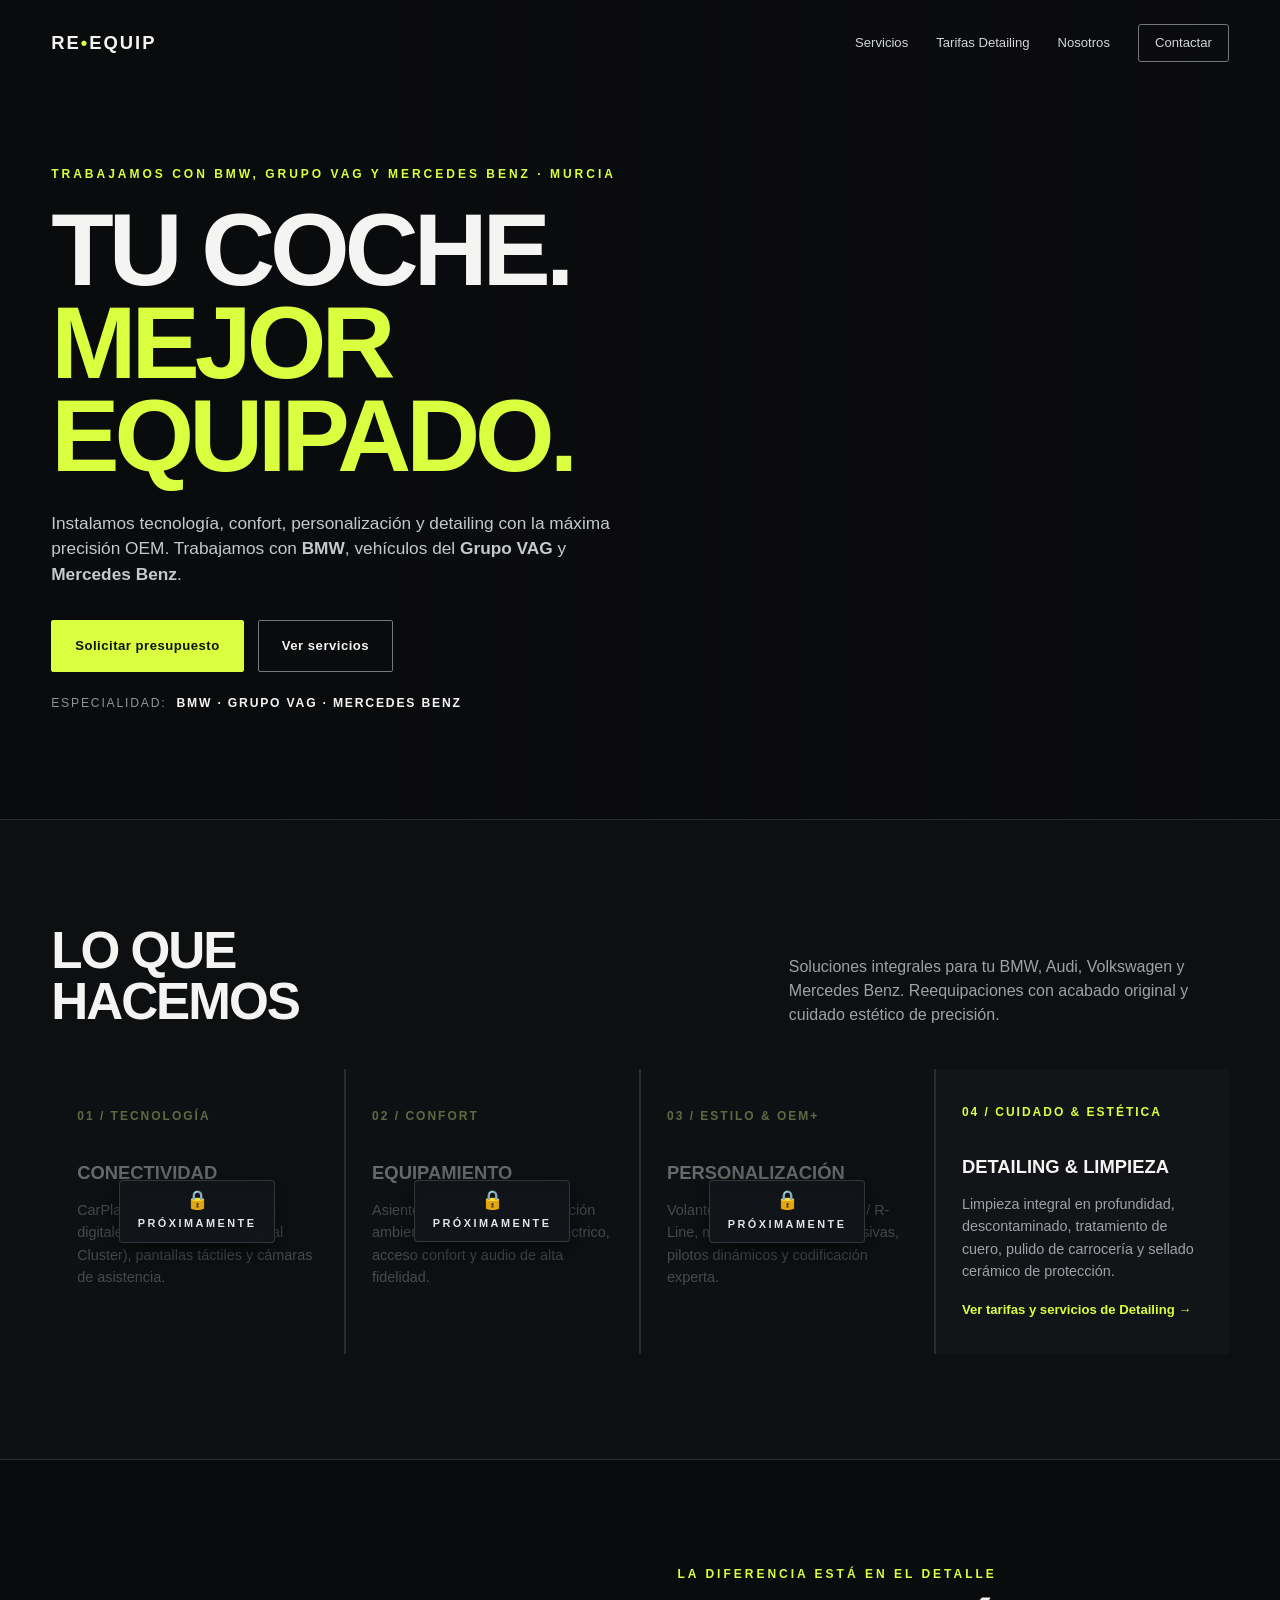
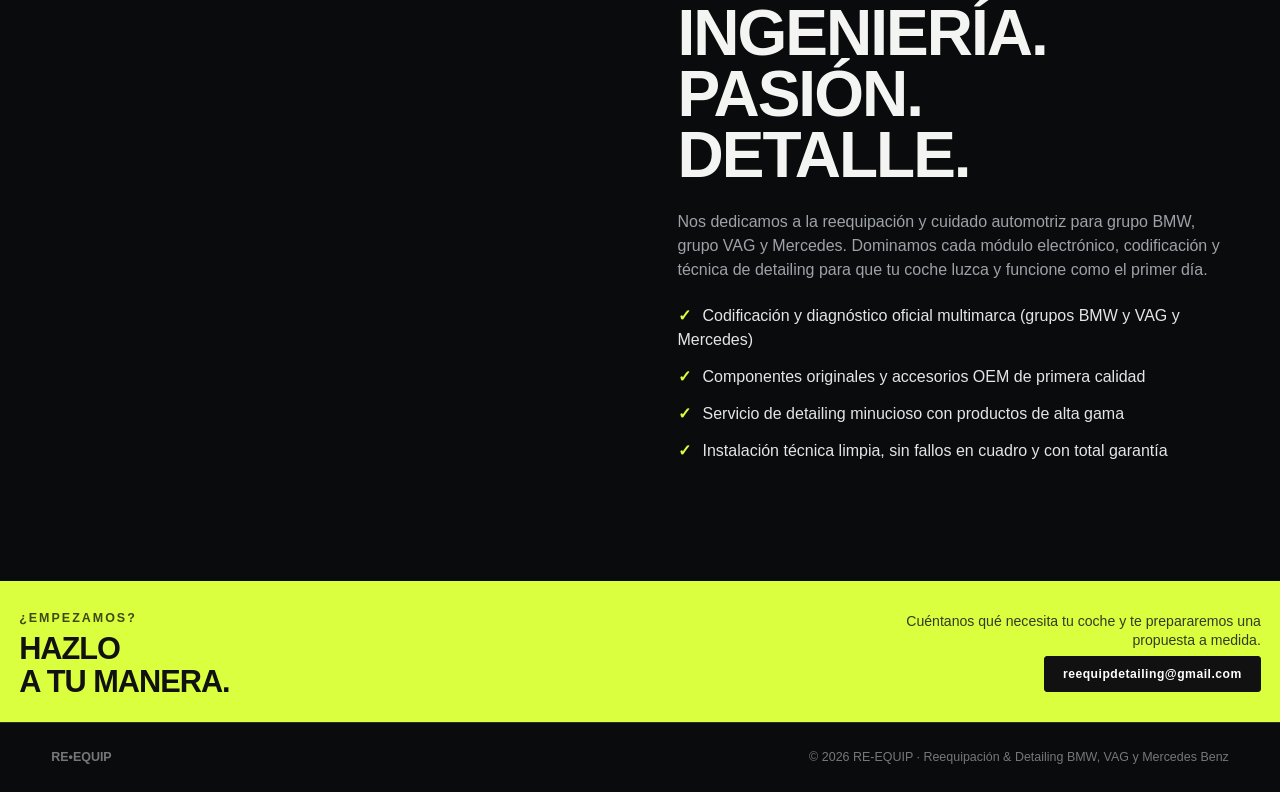
<file: index.html>
<!DOCTYPE html>
<html lang="es">

<head>
    <meta charset="UTF-8">
    <meta name="viewport" content="width=device-width, initial-scale=1.0">
    <meta name="description"
        content="Reequipación, personalización y detailing profesional para BMW, Grupo VAG y Mercedes Benz. Tecnología, confort, estética y cuidado con acabado OEM.">
    <title>RE-EQUIP | Reequipación & Detailing BMW, Grupo VAG y Mercedes</title>
    <link rel="stylesheet" href="styles.css">
</head>

<body>
    <header>
        <div class="wrap nav">
            <a class="logo" href="#inicio">RE<span>•</span>EQUIP</a>
            <nav>
                <a href="#servicios">Servicios</a>
                <a href="detailing.html">Tarifas Detailing</a>
                <a href="#nosotros">Nosotros</a>
                <a href="#contacto" class="nav-cta">Contactar</a>
            </nav>
        </div>
    </header>

    <main>
        <section class="hero" id="inicio">
            <div class="wrap">
                <div class="hero-content">
                    <div class="eyebrow">Trabajamos con BMW, Grupo VAG y Mercedes Benz · Murcia</div>
                    <h1>Tu coche.<br><em>Mejor equipado.</em></h1>
                    <p>Instalamos tecnología, confort, personalización y detailing con la máxima precisión OEM.
                        Trabajamos con <strong>BMW</strong>, vehículos del <strong>Grupo VAG</strong> y
                        <strong>Mercedes Benz</strong>.
                    </p>
                    <div class="buttons">
                        <a class="btn" href="#contacto">Solicitar presupuesto</a>
                        <a class="btn alt" href="#servicios">Ver servicios</a>
                    </div>
                    <div class="brands-tag">Especialidad: <strong>BMW · Grupo VAG · Mercedes Benz</strong></div>
                </div>
            </div>
        </section>

        <!-- SECCIÓN DE SERVICIOS -->
        <section class="services" id="servicios">
            <div class="wrap">
                <div class="section-head">
                    <h2>Lo que<br>hacemos</h2>
                    <p>Soluciones integrales para tu BMW, Audi, Volkswagen y Mercedes Benz. Reequipaciones con acabado
                        original y cuidado estético de precisión.
                    </p>
                </div>
                <div class="grid">
                    <!-- 01 TECNOLOGÍA (BLOQUEADO · PRÓXIMAMENTE) -->
                    <article class="card card-locked">
                        <div class="card-content">
                            <span class="number">01 / TECNOLOGÍA</span>
                            <h3>Conectividad</h3>
                            <p>CarPlay, Android Auto, cuadros digitales (Virtual Cockpit / Digital Cluster), pantallas
                                táctiles y cámaras de asistencia.</p>
                        </div>
                        <div class="card-locked-overlay">
                            <div class="locked-badge">
                                <span class="lock-icon">🔒</span>
                                <span class="lock-text">Próximamente</span>
                            </div>
                        </div>
                    </article>

                    <!-- 02 CONFORT (BLOQUEADO · PRÓXIMAMENTE) -->
                    <article class="card card-locked">
                        <div class="card-content">
                            <span class="number">02 / CONFORT</span>
                            <h3>Equipamiento</h3>
                            <p>Asientos calefactables, iluminación ambiental multicolor, portón eléctrico, acceso
                                confort y
                                audio de alta fidelidad.</p>
                        </div>
                        <div class="card-locked-overlay">
                            <div class="locked-badge">
                                <span class="lock-icon">🔒</span>
                                <span class="lock-text">Próximamente</span>
                            </div>
                        </div>
                    </article>

                    <!-- 03 ESTILO & OEM+ (BLOQUEADO · PRÓXIMAMENTE) -->
                    <article class="card card-locked">
                        <div class="card-content">
                            <span class="number">03 / ESTILO & OEM+</span>
                            <h3>Personalización</h3>
                            <p>Volantes deportivos M / S-Line / R-Line, molduras interiores exclusivas, pilotos
                                dinámicos y
                                codificación experta.</p>
                        </div>
                        <div class="card-locked-overlay">
                            <div class="locked-badge">
                                <span class="lock-icon">🔒</span>
                                <span class="lock-text">Próximamente</span>
                            </div>
                        </div>
                    </article>

                    <!-- 04 DETAILING & LIMPIEZA (ACTIVO Y DISPONIBLE) -->
                    <article class="card card-detailing">
                        <span class="number">04 / CUIDADO & ESTÉTICA</span>
                        <h3>Detailing & Limpieza</h3>
                        <p>Limpieza integral en profundidad, descontaminado, tratamiento de cuero, pulido de carrocería
                            y sellado cerámico de protección.</p>
                        <a href="detailing.html" class="card-link">Ver tarifas y servicios de Detailing →</a>
                    </article>
                </div>
            </div>
        </section>

        <section id="nosotros">
            <div class="wrap about">
                <div class="about-img" role="img" aria-label="Interior y acabado de vehículo de alta gama"></div>
                <div>
                    <div class="eyebrow">La diferencia está en el detalle</div>
                    <h2>Ingeniería.<br>Pasión.<br>Detalle.</h2>
                    <p>Nos dedicamos a la reequipación y cuidado automotriz para grupo BMW, grupo VAG y Mercedes.
                        Dominamos cada módulo electrónico, codificación y técnica de detailing para que tu coche luzca y
                        funcione como el primer día.</p>
                    <ul class="checks">
                        <li>Codificación y diagnóstico oficial multimarca (grupos BMW y VAG y Mercedes)</li>
                        <li>Componentes originales y accesorios OEM de primera calidad</li>
                        <li>Servicio de detailing minucioso con productos de alta gama</li>
                        <li>Instalación técnica limpia, sin fallos en cuadro y con total garantía</li>
                    </ul>
                </div>
            </div>
        </section>

        <section class="contact" id="contacto">
            <div class="contact-container">
                <!-- BLOQUE IZQUIERDO -->
                <div class="contact-side contact-side-left">
                    <!-- ELEMENTO 1: Subtítulo / Eyebrow -->
                    <div class="contact-item contact-eyebrow">
                        <span>¿Empezamos?</span>
                    </div>

                    <!-- ELEMENTO 2: Título principal -->
                    <div class="contact-item contact-title">
                        <h2>Hazlo<br>a tu manera.</h2>
                    </div>
                </div>

                <!-- BLOQUE DERECHO -->
                <div class="contact-side contact-side-right">
                    <!-- ELEMENTO 3: Texto de propuesta / descripción -->
                    <div class="contact-item contact-desc">
                        <p>Cuéntanos qué necesita tu coche y te prepararemos una propuesta a medida.</p>
                    </div>

                    <!-- ELEMENTO 4: Botón de acción / contacto -->
                    <div class="contact-item contact-cta">
                        <a class="btn" href="mailto:reequipdetailing@gmail.com">reequipdetailing@gmail.com</a>
                    </div>
                </div>
            </div>
        </section>
    </main>

    <footer>
        <div class="wrap">
            <strong>RE•EQUIP</strong>
            <span>© 2026 RE-EQUIP · Reequipación & Detailing BMW, VAG y Mercedes Benz</span>
        </div>
    </footer>
</body>

</html>
</file>
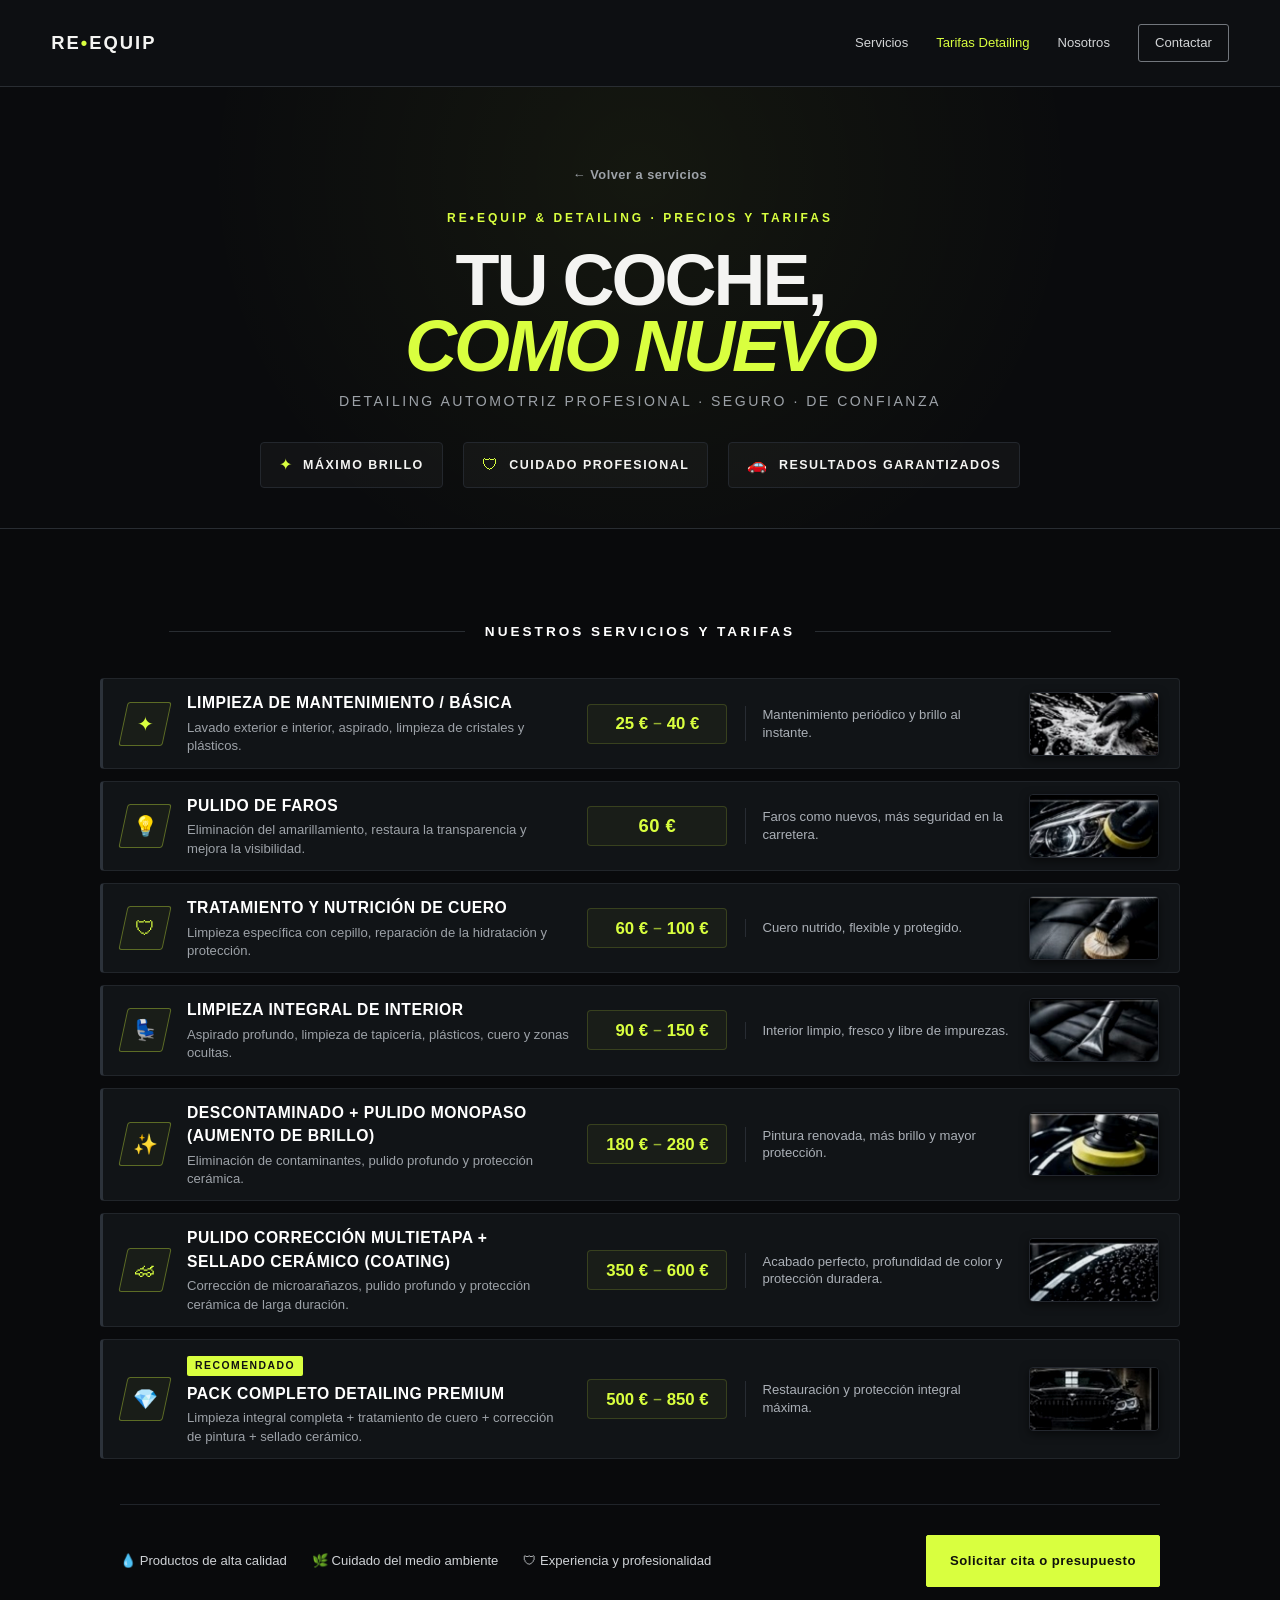
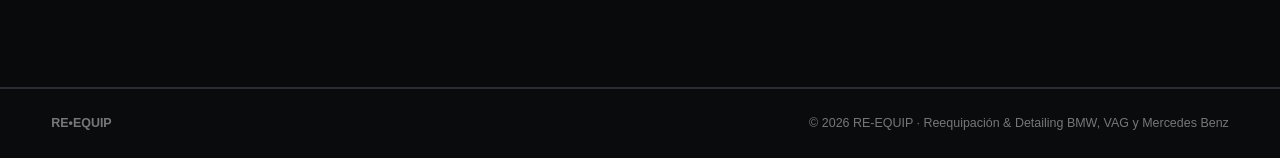
<file: detailing.html>
<!DOCTYPE html>
<html lang="es">

<head>
    <meta charset="UTF-8">
    <meta name="viewport" content="width=device-width, initial-scale=1.0">
    <meta name="description"
        content="Tarifas y servicios de detailing, limpieza y protección para BMW, Grupo VAG y Mercedes Benz en Murcia. Pulido, coating cerámico, cuero y más.">
    <title>Tarifas Detailing & Limpieza | RE-EQUIP</title>
    <link rel="stylesheet" href="styles.css">
</head>

<body class="page-detailing">
    <header class="header-inner">
        <div class="wrap nav">
            <a class="logo" href="index.html#inicio">RE<span>•</span>EQUIP</a>
            <nav>
                <a href="index.html#servicios">Servicios</a>
                <a href="detailing.html" class="active">Tarifas Detailing</a>
                <a href="index.html#nosotros">Nosotros</a>
                <a href="index.html#contacto" class="nav-cta">Contactar</a>
            </nav>
        </div>
    </header>

    <main>
        <section class="pricing-page-hero">
            <div class="wrap">
                <a href="index.html#servicios" class="back-link">← Volver a servicios</a>
                <div class="eyebrow">RE•EQUIP & DETAILING · PRECIOS Y TARIFAS</div>
                <h1>Tu coche,<br><em>como nuevo</em></h1>
                <p class="pricing-subtitle">Detailing automotriz profesional · seguro · de confianza</p>

                <div class="pricing-badges">
                    <div class="badge-item">
                        <span class="badge-icon">✦</span>
                        <strong>MÁXIMO BRILLO</strong>
                    </div>
                    <div class="badge-item">
                        <span class="badge-icon">🛡</span>
                        <strong>CUIDADO PROFESIONAL</strong>
                    </div>
                    <div class="badge-item">
                        <span class="badge-icon">🚗</span>
                        <strong>RESULTADOS GARANTIZADOS</strong>
                    </div>
                </div>
            </div>
        </section>

        <section class="pricing-section" id="tarifas">
            <div class="wrap">
                <div class="pricing-table-title">
                    <span>NUESTROS SERVICIOS Y TARIFAS</span>
                </div>

                <div class="pricing-list">
                    <!-- Fila 1 -->
                    <div class="pricing-row">
                        <div class="pricing-icon"><span>✦</span></div>
                        <div class="pricing-main">
                            <h4>Limpieza de mantenimiento / básica</h4>
                            <p>Lavado exterior e interior, aspirado, limpieza de cristales y plásticos.</p>
                        </div>
                        <div class="pricing-price">
                            <span class="price-from">25 €</span>
                            <span class="price-sep">–</span>
                            <span class="price-to">40 €</span>
                        </div>
                        <div class="pricing-benefit">Mantenimiento periódico y brillo al instante.</div>
                        <div class="pricing-thumb">
                            <img src="images/service_1_lavado.jpg" alt="Limpieza de mantenimiento y lavado exterior">
                        </div>
                    </div>

                    <!-- Fila 2 -->
                    <div class="pricing-row">
                        <div class="pricing-icon"><span>💡</span></div>
                        <div class="pricing-main">
                            <h4>Pulido de faros</h4>
                            <p>Eliminación del amarillamiento, restaura la transparencia y mejora la visibilidad.</p>
                        </div>
                        <div class="pricing-price pricing-price-single">
                            <span class="price-fixed">60 €</span>
                        </div>
                        <div class="pricing-benefit">Faros como nuevos, más seguridad en la carretera.</div>
                        <div class="pricing-thumb">
                            <img src="images/service_6_faros.jpg" alt="Pulido y restauración de faros">
                        </div>
                    </div>

                    <!-- Fila 3 -->
                    <div class="pricing-row">
                        <div class="pricing-icon"><span>🛡</span></div>
                        <div class="pricing-main">
                            <h4>Tratamiento y nutrición de cuero</h4>
                            <p>Limpieza específica con cepillo, reparación de la hidratación y protección.</p>
                        </div>
                        <div class="pricing-price">
                            <span class="price-from">60 €</span>
                            <span class="price-sep">–</span>
                            <span class="price-to">100 €</span>
                        </div>
                        <div class="pricing-benefit">Cuero nutrido, flexible y protegido.</div>
                        <div class="pricing-thumb">
                            <img src="images/service_3_cuero.jpg" alt="Tratamiento y nutrición de cuero con cepillo">
                        </div>
                    </div>

                    <!-- Fila 4 -->
                    <div class="pricing-row">
                        <div class="pricing-icon"><span>💺</span></div>
                        <div class="pricing-main">
                            <h4>Limpieza integral de interior</h4>
                            <p>Aspirado profundo, limpieza de tapicería, plásticos, cuero y zonas ocultas.</p>
                        </div>
                        <div class="pricing-price">
                            <span class="price-from">90 €</span>
                            <span class="price-sep">–</span>
                            <span class="price-to">150 €</span>
                        </div>
                        <div class="pricing-benefit">Interior limpio, fresco y libre de impurezas.</div>
                        <div class="pricing-thumb">
                            <img src="images/service_2_interior.jpg"
                                alt="Limpieza integral y aspirado profundo de interior">
                        </div>
                    </div>

                    <!-- Fila 5 -->
                    <div class="pricing-row">
                        <div class="pricing-icon"><span>✨</span></div>
                        <div class="pricing-main">
                            <h4>Descontaminado + Pulido monopaso (aumento de brillo)</h4>
                            <p>Eliminación de contaminantes, pulido profundo y protección cerámica.</p>
                        </div>
                        <div class="pricing-price">
                            <span class="price-from">180 €</span>
                            <span class="price-sep">–</span>
                            <span class="price-to">280 €</span>
                        </div>
                        <div class="pricing-benefit">Pintura renovada, más brillo y mayor protección.</div>
                        <div class="pricing-thumb">
                            <img src="images/service_4_pulido_monopaso.jpg"
                                alt="Descontaminado y pulido monopaso con máquina rotorbital">
                        </div>
                    </div>

                    <!-- Fila 6 -->
                    <div class="pricing-row">
                        <div class="pricing-icon"><span>🏎</span></div>
                        <div class="pricing-main">
                            <h4>Pulido corrección multietapa + Sellado cerámico (Coating)</h4>
                            <p>Corrección de microarañazos, pulido profundo y protección cerámica de larga duración.</p>
                        </div>
                        <div class="pricing-price">
                            <span class="price-from">350 €</span>
                            <span class="price-sep">–</span>
                            <span class="price-to">600 €</span>
                        </div>
                        <div class="pricing-benefit">Acabado perfecto, profundidad de color y protección duradera.</div>
                        <div class="pricing-thumb">
                            <img src="images/service_5_sellado_ceramico.jpg"
                                alt="Sellado cerámico coating y repelencia al agua">
                        </div>
                    </div>

                    <!-- Fila 7 -->
                    <div class="pricing-row">
                        <div class="pricing-icon"><span>💎</span></div>
                        <div class="pricing-main">
                            <span class="pack-tag">RECOMENDADO</span>
                            <h4>Pack completo detailing premium</h4>
                            <p>Limpieza integral completa + tratamiento de cuero + corrección de pintura + sellado
                                cerámico.</p>
                        </div>
                        <div class="pricing-price">
                            <span class="price-from">500 €</span>
                            <span class="price-sep">–</span>
                            <span class="price-to">850 €</span>
                        </div>
                        <div class="pricing-benefit">Restauración y protección integral máxima.</div>
                        <div class="pricing-thumb">
                            <img src="images/service_7_pack_premium.jpg" alt="Pack completo detailing premium">
                        </div>
                    </div>
                </div>

                <div class="pricing-footer-banner">
                    <div class="feature-tags">
                        <span>💧 Productos de alta calidad</span>
                        <span>🌿 Cuidado del medio ambiente</span>
                        <span>🛡 Experiencia y profesionalidad</span>
                    </div>
                    <a class="btn" href="index.html#contacto">Solicitar cita o presupuesto</a>
                </div>
            </div>
        </section>
    </main>

    <footer>
        <div class="wrap">
            <strong>RE•EQUIP</strong>
            <span>© 2026 RE-EQUIP · Reequipación & Detailing BMW, VAG y Mercedes Benz</span>
        </div>
    </footer>
</body>

</html>
</file>
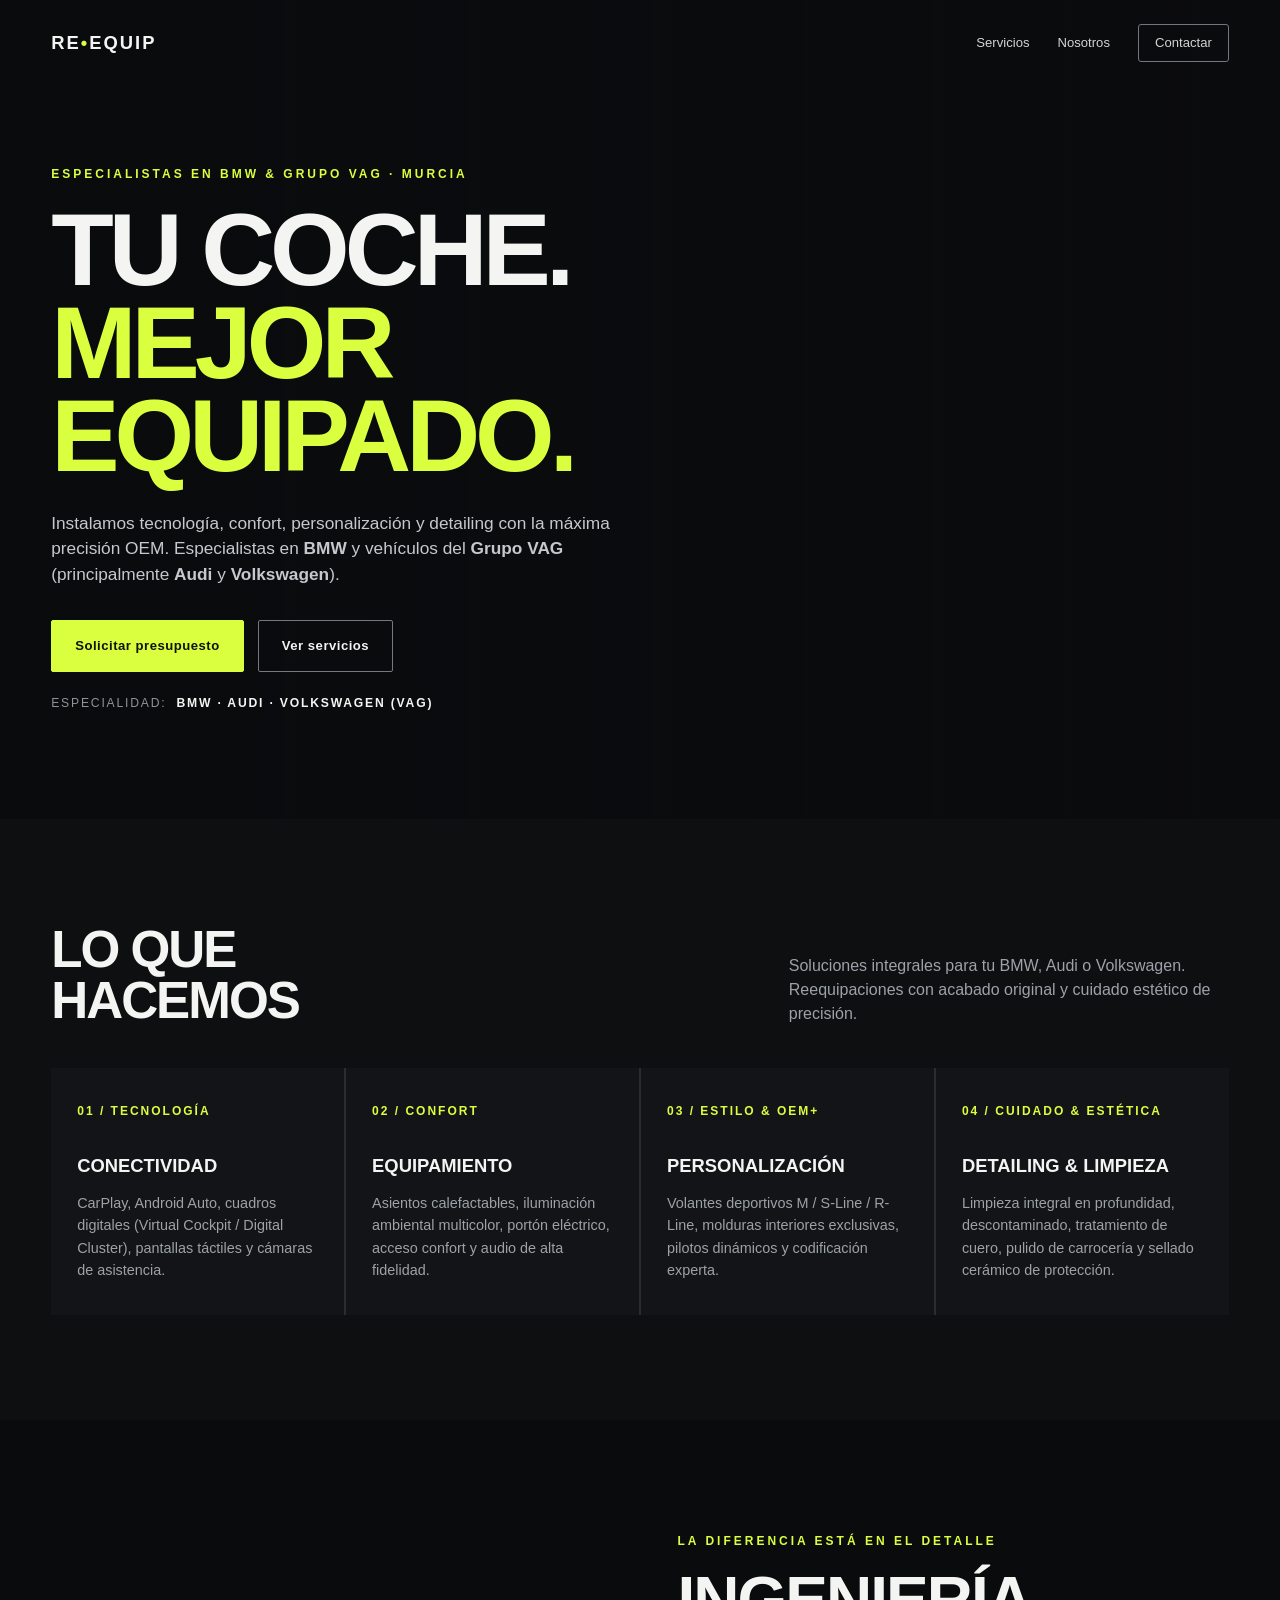
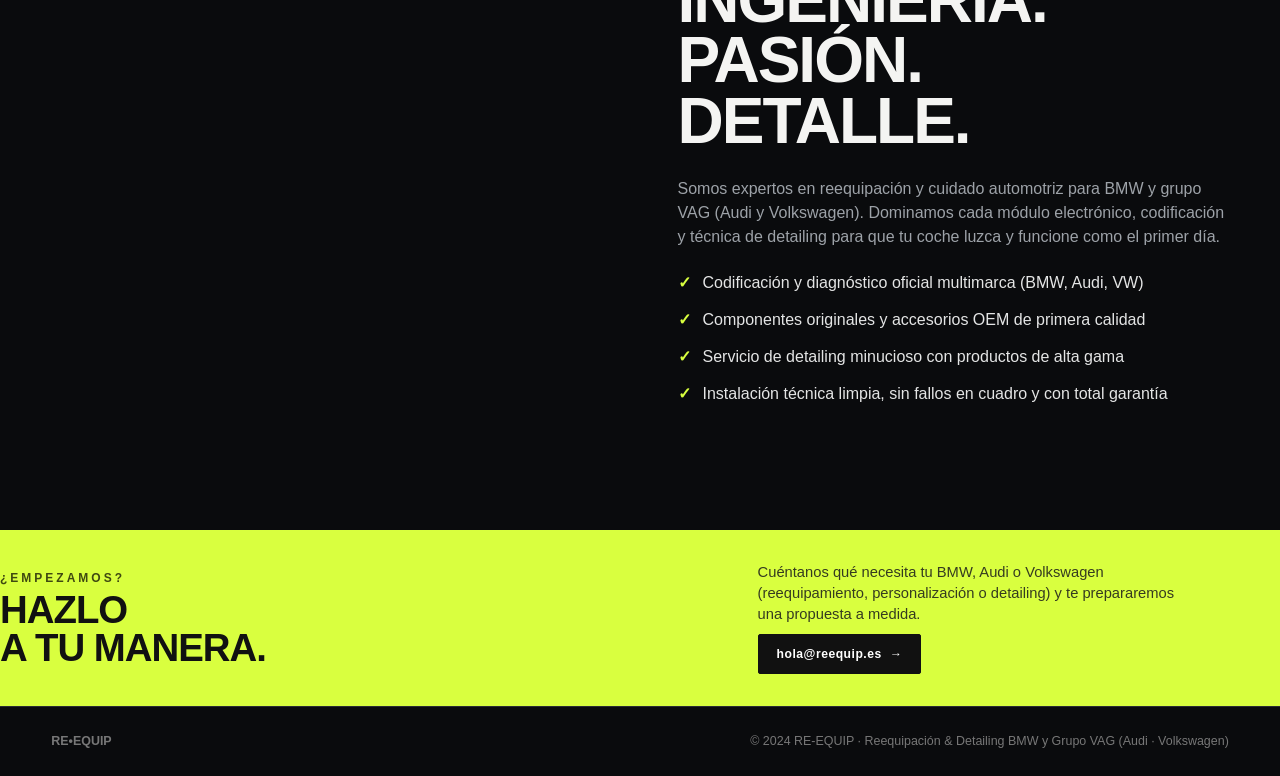
<file: web.html>
<!DOCTYPE html>
<html lang="es">

<head>
    <meta charset="UTF-8">
    <meta name="viewport" content="width=device-width, initial-scale=1.0">
    <meta name="description"
        content="Reequipación, personalización y detailing profesional para BMW y Grupo VAG (Audi, Volkswagen). Tecnología, confort, estética y cuidado con acabado OEM.">
    <title>RE-EQUIP | Reequipación & Detailing BMW y Grupo VAG</title>
    <style>
        :root {
            --bg: #0a0b0d;
            --panel: #121417;
            --text: #f4f4f2;
            --muted: #9da2a8;
            --accent: #d9ff3f;
            --line: #292d32
        }

        * {
            box-sizing: border-box;
            margin: 0;
            padding: 0
        }

        html {
            scroll-behavior: smooth
        }

        body {
            font-family: Arial, Helvetica, sans-serif;
            background: var(--bg);
            color: var(--text);
            line-height: 1.5
        }

        a {
            color: inherit;
            text-decoration: none
        }

        .wrap {
            width: min(1280px, 92%);
            margin: 0 auto
        }

        header {
            position: absolute;
            z-index: 2;
            width: 100%;
            padding: 24px 0
        }

        .nav {
            display: flex;
            align-items: center;
            justify-content: space-between
        }

        .logo {
            font-size: 1.15rem;
            font-weight: 800;
            letter-spacing: 2px
        }

        .logo span {
            color: var(--accent)
        }

        nav {
            display: flex;
            align-items: center;
            gap: 28px;
            font-size: .82rem;
            color: #d2d4d6
        }

        nav a {
            display: inline-flex;
            align-items: center
        }

        nav a:hover {
            color: var(--accent)
        }

        .nav-cta {
            border: 1px solid #72777d;
            padding: 8px 16px;
            border-radius: 3px
        }

        .hero {
            min-height: 760px;
            display: flex;
            align-items: center;
            background: linear-gradient(90deg, rgba(10, 11, 13, .98) 18%, rgba(10, 11, 13, .75) 55%, rgba(10, 11, 13, .35)), url('https://images.unsplash.com/photo-1555215695-3004980ad54e?auto=format&fit=crop&w=1900&q=85') center/cover
        }

        .hero-content {
            max-width: 760px;
            padding-top: 60px;
            margin: 0
        }

        .eyebrow {
            color: var(--accent);
            font-size: .75rem;
            font-weight: bold;
            letter-spacing: 3px;
            text-transform: uppercase;
            margin-bottom: 20px
        }

        h1 {
            font-size: clamp(3rem, 8vw, 6.4rem);
            line-height: .91;
            letter-spacing: -5px;
            text-transform: uppercase;
            margin-bottom: 28px
        }

        h1 em {
            font-style: normal;
            color: var(--accent)
        }

        .hero p {
            max-width: 580px;
            color: #c5c8cc;
            font-size: 1.08rem;
            margin-bottom: 32px
        }

        .buttons {
            display: flex;
            gap: 14px;
            flex-wrap: wrap
        }

        .btn {
            display: inline-block;
            padding: 15px 23px;
            font-size: .82rem;
            font-weight: bold;
            letter-spacing: .5px;
            border: 1px solid var(--accent);
            background: var(--accent);
            color: #10120b;
            border-radius: 2px;
            transition: transform .2s ease
        }

        .btn.alt {
            background: transparent;
            color: var(--text);
            border-color: #747980
        }

        .btn:hover {
            transform: translateY(-2px)
        }

        .brands-tag {
            display: inline-flex;
            align-items: center;
            gap: 10px;
            font-size: .76rem;
            letter-spacing: 1.8px;
            text-transform: uppercase;
            color: #8f949a;
            margin-top: 22px
        }

        .brands-tag strong {
            color: var(--text);
            font-weight: bold
        }

        section {
            padding: 105px 0
        }

        .section-head {
            display: flex;
            justify-content: space-between;
            gap: 35px;
            align-items: end;
            margin-bottom: 42px
        }

        .section-head h2 {
            font-size: clamp(2rem, 4vw, 3.5rem);
            line-height: 1;
            text-transform: uppercase;
            letter-spacing: -2px
        }

        .section-head p {
            color: var(--muted);
            max-width: 440px
        }

        .services {
            background: #0d0f11
        }

        .grid {
            display: grid;
            grid-template-columns: repeat(4, 1fr);
            gap: 2px;
            background: var(--line)
        }

        .card {
            background: var(--panel);
            padding: 34px 26px;
            min-height: 245px;
            display: flex;
            flex-direction: column
        }

        .number {
            color: var(--accent);
            font-size: .75rem;
            font-weight: bold;
            letter-spacing: 2px
        }

        .card h3 {
            font-size: 1.15rem;
            text-transform: uppercase;
            margin: 32px 0 12px
        }

        .card p {
            color: var(--muted);
            font-size: .9rem;
            line-height: 1.55
        }

        .about {
            display: grid;
            grid-template-columns: 1fr 1fr;
            gap: 75px;
            align-items: center
        }

        .about-img {
            height: 500px;
            background: url('https://images.unsplash.com/photo-1617814076367-b759c7d7e738?auto=format&fit=crop&w=1000&q=80') center/cover;
            border-radius: 2px
        }

        .about h2 {
            font-size: clamp(2.3rem, 5vw, 4rem);
            line-height: .95;
            text-transform: uppercase;
            letter-spacing: -2px;
            margin: 14px 0 25px
        }

        .about p {
            color: var(--muted);
            margin-bottom: 22px
        }

        .checks {
            list-style: none;
            color: #e4e5e5
        }

        .checks li {
            margin: 13px 0
        }

        .checks li::before {
            content: '✓';
            color: var(--accent);
            font-weight: bold;
            margin-right: 12px
        }

        .contact {
            background: var(--accent);
            color: #111;
            padding: 32px 0
        }

        .contact .section-head {
            margin: 0;
            align-items: center
        }

        .contact .eyebrow {
            color: #3f4911;
            margin-bottom: 4px
        }

        .contact h2 {
            font-size: clamp(1.7rem, 3vw, 2.5rem);
            line-height: 1;
            letter-spacing: -1px
        }

        .contact p {
            color: #353b20;
            font-size: .92rem;
            line-height: 1.4;
            max-width: 420px
        }

        .contact .btn {
            background: #111;
            color: #fff;
            border-color: #111;
            margin-top: 10px;
            padding: 10px 18px;
            font-size: .76rem
        }

        footer {
            padding: 25px 0;
            color: #777;
            font-size: .78rem;
            border-top: 1px solid var(--line)
        }

        footer .wrap {
            display: flex;
            justify-content: space-between
        }

        @media(max-width:1050px) {
            .grid {
                grid-template-columns: repeat(2, 1fr)
            }
        }

        @media(max-width:700px) {
            nav {
                display: none
            }

            .hero {
                min-height: 650px
            }

            .grid,
            .about {
                grid-template-columns: 1fr
            }

            .about-img {
                height: 300px;
                order: 2
            }

            .section-head {
                display: block
            }

            .section-head p {
                margin-top: 18px
            }

            .card {
                min-height: 190px
            }

            section {
                padding: 75px 0
            }

            h1 {
                letter-spacing: -3px
            }

            footer .wrap {
                display: block
            }

            footer span {
                display: block;
                margin-top: 8px
            }
        }
    </style>
</head>

<body>
    <header>
        <div class="wrap nav">
            <a class="logo" href="#inicio">RE<span>•</span>EQUIP</a>
            <nav>
                <a href="#servicios">Servicios</a>
                <a href="#nosotros">Nosotros</a>
                <a href="#contacto" class="nav-cta">Contactar</a>
            </nav>
        </div>
    </header>
    <main>
        <section class="hero" id="inicio">
            <div class="wrap">
                <div class="hero-content">
                    <div class="eyebrow">Especialistas en BMW & Grupo VAG · Murcia</div>
                    <h1>Tu coche.<br><em>Mejor equipado.</em></h1>
                    <p>Instalamos tecnología, confort, personalización y detailing con la máxima precisión OEM.
                        Especialistas en <strong>BMW</strong> y vehículos del <strong>Grupo VAG</strong> (principalmente
                        <strong>Audi</strong> y <strong>Volkswagen</strong>).</p>
                    <div class="buttons">
                        <a class="btn" href="#contacto">Solicitar presupuesto</a>
                        <a class="btn alt" href="#servicios">Ver servicios</a>
                    </div>
                    <div class="brands-tag">Especialidad: <strong>BMW · Audi · Volkswagen (VAG)</strong></div>
                </div>
            </div>
        </section>
        <section class="services" id="servicios">
            <div class="wrap">
                <div class="section-head">
                    <h2>Lo que<br>hacemos</h2>
                    <p>Soluciones integrales para tu BMW, Audi o Volkswagen. Reequipaciones con acabado original y
                        cuidado estético de precisión.</p>
                </div>
                <div class="grid">
                    <article class="card">
                        <span class="number">01 / TECNOLOGÍA</span>
                        <h3>Conectividad</h3>
                        <p>CarPlay, Android Auto, cuadros digitales (Virtual Cockpit / Digital Cluster), pantallas
                            táctiles y cámaras de asistencia.</p>
                    </article>
                    <article class="card">
                        <span class="number">02 / CONFORT</span>
                        <h3>Equipamiento</h3>
                        <p>Asientos calefactables, iluminación ambiental multicolor, portón eléctrico, acceso confort y
                            audio de alta fidelidad.</p>
                    </article>
                    <article class="card">
                        <span class="number">03 / ESTILO & OEM+</span>
                        <h3>Personalización</h3>
                        <p>Volantes deportivos M / S-Line / R-Line, molduras interiores exclusivas, pilotos dinámicos y
                            codificación experta.</p>
                    </article>
                    <article class="card">
                        <span class="number">04 / CUIDADO & ESTÉTICA</span>
                        <h3>Detailing & Limpieza</h3>
                        <p>Limpieza integral en profundidad, descontaminado, tratamiento de cuero, pulido de carrocería
                            y sellado cerámico de protección.</p>
                    </article>
                </div>
            </div>
        </section>
        <section id="nosotros">
            <div class="wrap about">
                <div class="about-img" role="img" aria-label="Interior y acabado de vehículo de alta gama"></div>
                <div>
                    <div class="eyebrow">La diferencia está en el detalle</div>
                    <h2>Ingeniería.<br>Pasión.<br>Detalle.</h2>
                    <p>Somos expertos en reequipación y cuidado automotriz para BMW y grupo VAG (Audi y Volkswagen).
                        Dominamos cada módulo electrónico, codificación y técnica de detailing para que tu coche luzca y
                        funcione como el primer día.</p>
                    <ul class="checks">
                        <li>Codificación y diagnóstico oficial multimarca (BMW, Audi, VW)</li>
                        <li>Componentes originales y accesorios OEM de primera calidad</li>
                        <li>Servicio de detailing minucioso con productos de alta gama</li>
                        <li>Instalación técnica limpia, sin fallos en cuadro y con total garantía</li>
                    </ul>
                </div>
            </div>
        </section>
        <section class="contact" id="contacto">
            <div class="wrap section-head">
                <div>
                    <div class="eyebrow">¿Empezamos?</div>
                    <h2>Hazlo<br>a tu manera.</h2>
                </div>
                <div>
                    <p>Cuéntanos qué necesita tu BMW, Audi o Volkswagen (reequipamiento, personalización o detailing) y
                        te prepararemos una propuesta a medida.</p>
                    <a class="btn" href="mailto:hola@reequip.es">hola@reequip.es&nbsp; →</a>
                </div>
            </div>
        </section>
    </main>
    <footer>
        <div class="wrap">
            <strong>RE•EQUIP</strong>
            <span>© 2024 RE-EQUIP · Reequipación & Detailing BMW y Grupo VAG (Audi · Volkswagen)</span>
        </div>
    </footer>
</body>

</html>
</file>
<file: styles.css>
/* ==========================================================================
   1. VARIABLES Y CONFIGURACIÓN GLOBAL
   ========================================================================== */
:root {
    --bg: #0a0b0d;
    --panel: #121417;
    --text: #f4f4f2;
    --muted: #9da2a8;
    --accent: #d9ff3f;
    --line: #292d32;
}

* {
    box-sizing: border-box;
    margin: 0;
    padding: 0;
}

html {
    scroll-behavior: smooth;
}

body {
    font-family: Arial, Helvetica, sans-serif;
    background: var(--bg);
    color: var(--text);
    line-height: 1.5;
}

a {
    color: inherit;
    text-decoration: none;
}

/* Contenedor centralizado para limitar el ancho en pantalla */
.wrap {
    width: min(1280px, 92%);
    margin: 0 auto;
}


/* ==========================================================================
   2. CABECERA Y NAVEGACIÓN (HEADER & NAV)
   ========================================================================== */
header {
    position: absolute;
    z-index: 2;
    width: 100%;
    padding: 24px 0;
}

.nav {
    display: flex;
    align-items: center;
    justify-content: space-between;
}

.logo {
    font-size: 1.15rem;
    font-weight: 800;
    letter-spacing: 2px;
}

.logo span {
    color: var(--accent);
}

nav {
    display: flex;
    align-items: center;
    gap: 28px;
    font-size: .82rem;
    color: #d2d4d6;
}

nav a {
    display: inline-flex;
    align-items: center;
    transition: color .2s ease;
}

nav a:hover,
nav a.active {
    color: var(--accent);
}

.nav-cta {
    border: 1px solid #72777d;
    padding: 8px 16px;
    border-radius: 3px;
    transition: all .2s ease;
}

.nav-cta:hover {
    border-color: var(--accent);
    color: var(--accent);
}


/* ==========================================================================
   3. SECCIÓN HERO (PORTADA PRINCIPAL)
   ========================================================================== */
.hero {
    min-height: 760px;
    display: flex;
    align-items: center;
    background: linear-gradient(90deg, rgba(10, 11, 13, .98) 18%, rgba(10, 11, 13, .75) 55%, rgba(10, 11, 13, .35)), url('https://images.unsplash.com/photo-1555215695-3004980ad54e?auto=format&fit=crop&w=1900&q=85') center/cover;
}

.hero-content {
    max-width: 760px;
    padding-top: 60px;
    margin: 0;
}

.eyebrow {
    color: var(--accent);
    font-size: .75rem;
    font-weight: bold;
    letter-spacing: 3px;
    text-transform: uppercase;
    margin-bottom: 20px;
}

h1 {
    font-size: clamp(3rem, 8vw, 6.4rem);
    line-height: .91;
    letter-spacing: -5px;
    text-transform: uppercase;
    margin-bottom: 28px;
}

h1 em {
    font-style: normal;
    color: var(--accent);
}

.hero p {
    max-width: 580px;
    color: #c5c8cc;
    font-size: 1.08rem;
    margin-bottom: 32px;
}

.buttons {
    display: flex;
    gap: 14px;
    flex-wrap: wrap;
}

/* Botones generales */
.btn {
    display: inline-block;
    padding: 15px 23px;
    font-size: .82rem;
    font-weight: bold;
    letter-spacing: .5px;
    border: 1px solid var(--accent);
    background: var(--accent);
    color: #10120b;
    border-radius: 2px;
    transition: transform .2s ease, background .2s ease, border-color .2s ease;
    cursor: pointer;
}

.btn.alt {
    background: transparent;
    color: var(--text);
    border-color: #747980;
}

.btn:hover {
    transform: translateY(-2px);
}

.brands-tag {
    display: inline-flex;
    align-items: center;
    gap: 10px;
    font-size: .76rem;
    letter-spacing: 1.8px;
    text-transform: uppercase;
    color: #8f949a;
    margin-top: 22px;
}

.brands-tag strong {
    color: var(--text);
    font-weight: bold;
}


/* ==========================================================================
   4. ESTILOS BASE DE SECCIÓN Y CABECERAS DE SECCIÓN
   ========================================================================== */
section {
    padding: 105px 0;
}

.section-head {
    display: flex;
    justify-content: space-between;
    gap: 35px;
    align-items: end;
    margin-bottom: 42px;
}

.section-head h2 {
    font-size: clamp(2rem, 4vw, 3.5rem);
    line-height: 1;
    text-transform: uppercase;
    letter-spacing: -2px;
}

.section-head p {
    color: var(--muted);
    max-width: 440px;
}


/* ==========================================================================
   5. SECCIÓN SERVICIOS (CUADRÍCULA DE TARJETAS)
   ========================================================================== */
.services {
    background: #0d0f11;
    border-top: 1px solid var(--line);
    border-bottom: 1px solid var(--line);
}

.grid {
    display: grid;
    grid-template-columns: repeat(4, 1fr);
    gap: 2px;
    background: var(--line);
}

.card {
    position: relative;
    background: var(--panel);
    padding: 34px 26px;
    min-height: 245px;
    display: flex;
    flex-direction: column;
    transition: transform .2s ease, background .2s ease;
    overflow: hidden;
}

.card:hover {
    background: #16191f;
    transform: translateY(-2px);
}

/* 5.1 ESTADO BLOQUEADO ESTILO VIDEOJUEGO (ITEMS NO DESBLOQUEADOS) */
.card.card-locked {
    background: #111317;
    cursor: not-allowed;
    user-select: none;
}

.card.card-locked:hover {
    background: #111317;
    transform: none;
}

.card.card-locked .card-content {
    opacity: 0.68;
    filter: grayscale(0.45);
    pointer-events: none;
    transition: opacity .2s ease;
}

.card.card-locked:hover .card-content {
    opacity: 0.88;
}

.card-locked-overlay {
    position: absolute;
    inset: 0;
    display: flex;
    align-items: center;
    justify-content: center;
    padding: 20px;
    background: rgba(10, 12, 15, 0.42);
    z-index: 2;
}

.locked-badge {
    display: inline-flex;
    flex-direction: column;
    align-items: center;
    gap: 6px;
    background: rgba(18, 21, 26, 0.88);
    border: 1px solid rgba(255, 255, 255, 0.14);
    padding: 10px 18px;
    border-radius: 4px;
    box-shadow: 0 8px 24px rgba(0, 0, 0, 0.55);
    backdrop-filter: blur(8px);
    -webkit-backdrop-filter: blur(8px);
    transition: border-color .25s ease, transform .25s ease;
}

.card.card-locked:hover .locked-badge {
    border-color: rgba(255, 255, 255, 0.28);
    transform: scale(1.04);
}

.lock-icon {
    font-size: 1.15rem;
    line-height: 1;
}

.lock-text {
    font-size: .68rem;
    font-weight: 800;
    letter-spacing: 2.5px;
    color: #e0e4eb;
    text-transform: uppercase;
    white-space: nowrap;
}

.number {
    color: var(--accent);
    font-size: .75rem;
    font-weight: bold;
    letter-spacing: 2px;
}

.card h3 {
    font-size: 1.15rem;
    text-transform: uppercase;
    margin: 32px 0 12px;
}

.card p {
    color: var(--muted);
    font-size: .9rem;
    line-height: 1.55;
}

.card-link {
    margin-top: auto;
    padding-top: 18px;
    color: var(--accent);
    font-weight: bold;
    font-size: .82rem;
    display: inline-flex;
    align-items: center;
    gap: 6px;
    transition: gap .2s ease;
}

.card-link:hover {
    gap: 10px;
}


/* ==========================================================================
   5.1. PÁGINA INDEPENDIENTE DE TARIFAS DE DETAILING (detailing.html)
   ========================================================================== */
.header-inner {
    position: relative;
    border-bottom: 1px solid var(--line);
    background: #0d0f12;
}

.pricing-page-hero {
    padding: 75px 0 40px;
    text-align: center;
    background: radial-gradient(circle at 50% 20%, rgba(217, 255, 63, 0.05) 0%, transparent 60%);
}

.back-link {
    display: inline-flex;
    align-items: center;
    gap: 8px;
    font-size: .8rem;
    font-weight: bold;
    color: var(--muted);
    letter-spacing: .5px;
    margin-bottom: 25px;
    transition: color .2s ease;
}

.back-link:hover {
    color: var(--accent);
}

.pricing-page-hero h1 {
    font-size: clamp(2.8rem, 6vw, 4.5rem);
    line-height: .92;
    text-transform: uppercase;
    letter-spacing: -3px;
    margin-bottom: 12px;
}

.pricing-page-hero h1 em {
    font-style: italic;
    color: var(--accent);
}

.pricing-subtitle {
    color: var(--muted);
    font-size: .88rem;
    letter-spacing: 2.5px;
    text-transform: uppercase;
    margin-bottom: 30px;
}

.pricing-badges {
    display: flex;
    justify-content: center;
    gap: 20px;
    flex-wrap: wrap;
    margin-top: 25px;
}

.badge-item {
    display: inline-flex;
    align-items: center;
    gap: 10px;
    background: rgba(255, 255, 255, 0.03);
    border: 1px solid #23272d;
    padding: 10px 18px;
    border-radius: 4px;
    font-size: .78rem;
    letter-spacing: 1.5px;
}

.badge-icon {
    color: var(--accent);
    font-size: 1rem;
}

/* LISTA Y FILAS DE TARIFAS DE DETAILING */
.pricing-section {
    background: #090a0c;
    border-top: 1px solid var(--line);
    border-bottom: 1px solid var(--line);
    padding: 60px 0 100px;
}

.pricing-table-title {
    text-align: center;
    margin: 30px 0 35px;
    position: relative;
}

.pricing-table-title span {
    background: #090a0c;
    padding: 0 20px;
    color: #fff;
    font-weight: 800;
    letter-spacing: 3px;
    font-size: .85rem;
    position: relative;
    z-index: 1;
}

.pricing-table-title::before {
    content: '';
    position: absolute;
    top: 50%;
    left: 10%;
    right: 10%;
    height: 1px;
    background: var(--line);
    z-index: 0;
}

.pricing-list {
    display: flex;
    flex-direction: column;
    gap: 12px;
    max-width: 1080px;
    margin: 0 auto;
}

.pricing-row {
    display: grid;
    grid-template-columns: 46px 1.8fr 140px 1.25fr 130px;
    align-items: center;
    gap: 18px;
    background: #111417;
    border: 1px solid #21252a;
    border-left: 3px solid #2c323a;
    padding: 12px 20px;
    border-radius: 4px;
    transition: transform .2s ease, border-color .2s ease, background .2s ease, box-shadow .2s ease;
}

.pricing-row:hover {
    transform: translateY(-2px);
    background: #15191e;
    border-left-color: var(--accent);
    box-shadow: 0 6px 20px rgba(0, 0, 0, 0.4);
}

.pricing-icon {
    width: 44px;
    height: 44px;
    border: 1px solid rgba(217, 255, 63, 0.35);
    background: rgba(217, 255, 63, 0.04);
    transform: skewX(-12deg);
    display: flex;
    justify-content: center;
    align-items: center;
    border-radius: 3px;
    color: var(--accent);
    transition: border-color .25s ease, background .25s ease, box-shadow .25s ease;
    flex-shrink: 0;
}

.pricing-icon span {
    transform: skewX(12deg);
    font-size: 1.25rem;
    display: inline-block;
    line-height: 1;
}

.pricing-row:hover .pricing-icon {
    border-color: var(--accent);
    background: rgba(217, 255, 63, 0.1);
    box-shadow: 0 0 12px rgba(217, 255, 63, 0.2);
}

.pricing-main h4 {
    font-size: .98rem;
    font-weight: 700;
    text-transform: uppercase;
    letter-spacing: .5px;
    color: #fff;
    margin-bottom: 4px;
}

.pricing-main p {
    font-size: .82rem;
    color: var(--muted);
    line-height: 1.4;
}

.pack-tag {
    display: inline-block;
    background: var(--accent);
    color: #111;
    font-size: .65rem;
    font-weight: 800;
    letter-spacing: 1.5px;
    padding: 2px 8px;
    border-radius: 2px;
    margin-bottom: 6px;
}

.pricing-price {
    width: 140px;
    height: 40px;
    box-sizing: border-box;
    display: grid;
    grid-template-columns: 1fr auto 1fr;
    align-items: center;
    justify-items: center;
    padding: 0 8px;
    background: rgba(217, 255, 63, 0.04);
    border: 1px solid rgba(217, 255, 63, 0.16);
    border-radius: 4px;
    font-size: 1.05rem;
    font-weight: 800;
    color: var(--accent);
    white-space: nowrap;
    transition: background .2s ease, border-color .2s ease, box-shadow .2s ease;
}

.pricing-row:hover .pricing-price {
    background: rgba(217, 255, 63, 0.08);
    border-color: rgba(217, 255, 63, 0.35);
    box-shadow: 0 0 12px rgba(217, 255, 63, 0.12);
}

.price-from {
    justify-self: end;
    text-align: right;
}

.price-sep {
    justify-self: center;
    padding: 0 5px;
    color: rgba(217, 255, 63, 0.65);
    font-weight: 600;
    font-size: .95rem;
}

.price-to {
    justify-self: start;
    text-align: left;
}

.pricing-price-single {
    display: flex;
    justify-content: center;
    align-items: center;
}

.price-fixed {
    text-align: center;
    font-size: 1.15rem;
    letter-spacing: .5px;
}

.pricing-benefit {
    font-size: .82rem;
    color: #abb0b7;
    border-left: 1px solid #282c33;
    padding-left: 16px;
    line-height: 1.35;
}

.pricing-thumb {
    width: 130px;
    height: 64px;
    border-radius: 4px;
    overflow: hidden;
    position: relative;
    border: 1px solid #23272e;
    background: #0a0c0e;
    flex-shrink: 0;
    box-shadow: 0 3px 10px rgba(0, 0, 0, 0.5);
    transition: border-color .25s ease, box-shadow .25s ease;
}

.pricing-thumb img {
    width: 100%;
    height: 100%;
    object-fit: cover;
    display: block;
    filter: brightness(0.92) contrast(1.05);
    transition: transform .35s ease, filter .35s ease;
}

.pricing-row:hover .pricing-thumb {
    border-color: rgba(217, 255, 63, 0.4);
    box-shadow: 0 4px 16px rgba(0, 0, 0, 0.6), 0 0 10px rgba(217, 255, 63, 0.15);
}

.pricing-row:hover .pricing-thumb img {
    transform: scale(1.06);
    filter: brightness(1.05) contrast(1.1);
}

.pricing-footer-banner {
    margin-top: 45px;
    display: flex;
    justify-content: space-between;
    align-items: center;
    flex-wrap: wrap;
    gap: 20px;
    padding-top: 30px;
    border-top: 1px solid #20242a;
    max-width: 1040px;
    margin-left: auto;
    margin-right: auto;
}

.feature-tags {
    display: flex;
    gap: 25px;
    flex-wrap: wrap;
    font-size: .82rem;
    color: #cfd2d6;
}


/* ==========================================================================
   6. SECCIÓN SOBRE NOSOTROS (ABOUT)
   ========================================================================== */
.about {
    display: grid;
    grid-template-columns: 1fr 1fr;
    gap: 75px;
    align-items: center;
}

.about-img {
    height: 500px;
    background: url('https://images.unsplash.com/photo-1617814076367-b759c7d7e738?auto=format&fit=crop&w=1000&q=80') center/cover;
    border-radius: 2px;
}

.about h2 {
    font-size: clamp(2.3rem, 5vw, 4rem);
    line-height: .95;
    text-transform: uppercase;
    letter-spacing: -2px;
    margin: 14px 0 25px;
}

.about p {
    color: var(--muted);
    margin-bottom: 22px;
}

.checks {
    list-style: none;
    color: #e4e5e5;
}

.checks li {
    margin: 13px 0;
}

.checks li::before {
    content: '✓';
    color: var(--accent);
    font-weight: bold;
    margin-right: 12px;
}


/* ==========================================================================
   7. SECCIÓN CONTACTO (BANNER INFERIOR AMARILLO)
   ========================================================================== */
.contact {
    background: var(--accent);
    color: #111;
    padding: 24px 0;
}

/* Contenedor del banner: flexbox simétrico para alinear ambos lados a la misma altura */
.contact-container {
    width: 100%;
    max-width: 100%;
    margin: 0;
    padding: 0 clamp(14px, 1.5vw, 24px);
    display: flex;
    justify-content: space-between;
    align-items: center; /* Alinea exactamente a la misma altura vertical el bloque izquierdo y derecho */
    gap: clamp(20px, 3.5vw, 44px);
}

/* Bloque lateral izquierdo */
.contact-side-left {
    display: flex;
    flex-direction: column;
    align-items: flex-start;
    gap: 4px;
}

/* Bloque lateral derecho */
.contact-side-right {
    display: flex;
    flex-direction: column;
    align-items: flex-end;
    text-align: right;
    gap: 6px;
}

/* 7.1 ELEMENTO 1: Subtítulo / Eyebrow superior ("¿Empezamos?") */
.contact-eyebrow {
    margin: 0;
}

.contact-eyebrow span {
    font-size: .78rem;
    font-weight: 800;
    text-transform: uppercase;
    letter-spacing: 2px;
    color: #3f4911;
    display: inline-block;
    line-height: 1.2;
}

/* 7.2 ELEMENTO 2: Título principal ("Hazlo a tu manera.") */
.contact-title {
    margin: 0;
}

.contact-title h2 {
    font-size: clamp(1.5rem, 2.4vw, 2.1rem);
    line-height: 1.05;
    text-transform: uppercase;
    letter-spacing: -1px;
    color: #111;
    margin: 0;
}

/* 7.3 ELEMENTO 3: Texto de propuesta / descripción */
.contact-desc {
    max-width: 420px;
    margin: 0;
}

.contact-desc p {
    color: #353b20;
    font-size: .88rem;
    line-height: 1.35;
    margin: 0;
}

/* 7.4 ELEMENTO 4: Botón de acción / contacto */
.contact-cta {
    margin: 0;
}

.contact-cta .btn {
    display: inline-flex;
    align-items: center;
    background: #111;
    color: #fff;
    border: 1px solid #111;
    padding: 8px 18px;
    font-size: .76rem;
    font-weight: 700;
    letter-spacing: .5px;
    border-radius: 3px;
    transition: all .2s ease;
    text-decoration: none;
}

.contact-cta .btn:hover {
    background: #202428;
    border-color: #202428;
    transform: translateY(-2px);
    box-shadow: 0 4px 12px rgba(0, 0, 0, 0.25);
}


/* ==========================================================================
   8. PIE DE PÁGINA (FOOTER)
   ========================================================================== */
footer {
    padding: 25px 0;
    color: #777;
    font-size: .78rem;
    border-top: 1px solid var(--line);
}

footer .wrap {
    display: flex;
    justify-content: space-between;
}


/* ==========================================================================
   9. MEDIA QUERIES (DISEÑO RESPONSIVO)
   ========================================================================== */
/* Tablets y pantallas medianas (<= 1050px) */
@media(max-width:1050px) {
    .grid {
        grid-template-columns: repeat(2, 1fr);
    }

    .pricing-row {
        grid-template-columns: 42px 1.5fr 130px 1.1fr 110px;
        gap: 14px;
        padding: 10px 16px;
    }

    .pricing-price {
        width: 130px;
        height: 38px;
        font-size: .95rem;
        padding: 0 5px;
    }

    .price-fixed {
        font-size: 1.05rem;
    }

    .pricing-thumb {
        width: 110px;
        height: 56px;
    }

    .pricing-icon {
        width: 38px;
        height: 38px;
    }

    .pricing-icon span {
        font-size: 1.1rem;
    }
}

@media(max-width:840px) {
    .pricing-row {
        grid-template-columns: 40px 1.6fr 125px 100px;
        gap: 12px;
    }

    .pricing-price {
        width: 125px;
        height: 38px;
        font-size: .92rem;
        padding: 0 4px;
    }

    .pricing-thumb {
        width: 100px;
        height: 52px;
    }

    .pricing-benefit {
        display: none;
    }
}

/* Móviles y pantallas pequeñas (<= 700px) */
@media(max-width:700px) {
    nav {
        display: none;
    }

    .hero {
        min-height: 650px;
    }

    .grid,
    .about {
        grid-template-columns: 1fr;
    }

    .pricing-row {
        grid-template-columns: 1fr;
        gap: 12px;
        text-align: left;
        padding: 16px;
    }

    .pricing-icon {
        display: none;
    }

    .pricing-thumb {
        width: 100%;
        height: 120px;
        order: -1;
        margin-bottom: 2px;
    }

    .pricing-price {
        width: auto;
        min-width: 0;
        display: inline-grid;
        padding: 6px 14px;
        font-size: 1.15rem;
        margin: 4px 0;
    }

    .pricing-price-single {
        display: inline-flex;
    }

    .pricing-benefit {
        display: block;
        border-left: none;
        padding-left: 0;
        border-top: 1px solid #20242a;
        padding-top: 8px;
    }

    .pricing-footer-banner {
        flex-direction: column;
        align-items: flex-start;
    }

    .about-img {
        height: 300px;
        order: 2;
    }

    .section-head {
        display: block;
    }

    .contact-container {
        flex-direction: column;
        align-items: flex-start;
        gap: 14px;
        padding: 0 16px;
    }

    .contact-side-left,
    .contact-side-right {
        align-items: flex-start;
        text-align: left;
        width: 100%;
    }

    .contact-desc {
        text-align: left;
        max-width: 100%;
    }

    .section-head p {
        margin-top: 18px;
    }

    .card {
        min-height: 190px;
    }

    section {
        padding: 75px 0;
    }

    h1 {
        letter-spacing: -3px;
    }

    footer .wrap {
        display: block;
    }

    footer span {
        display: block;
        margin-top: 8px;
    }
}
</file>
